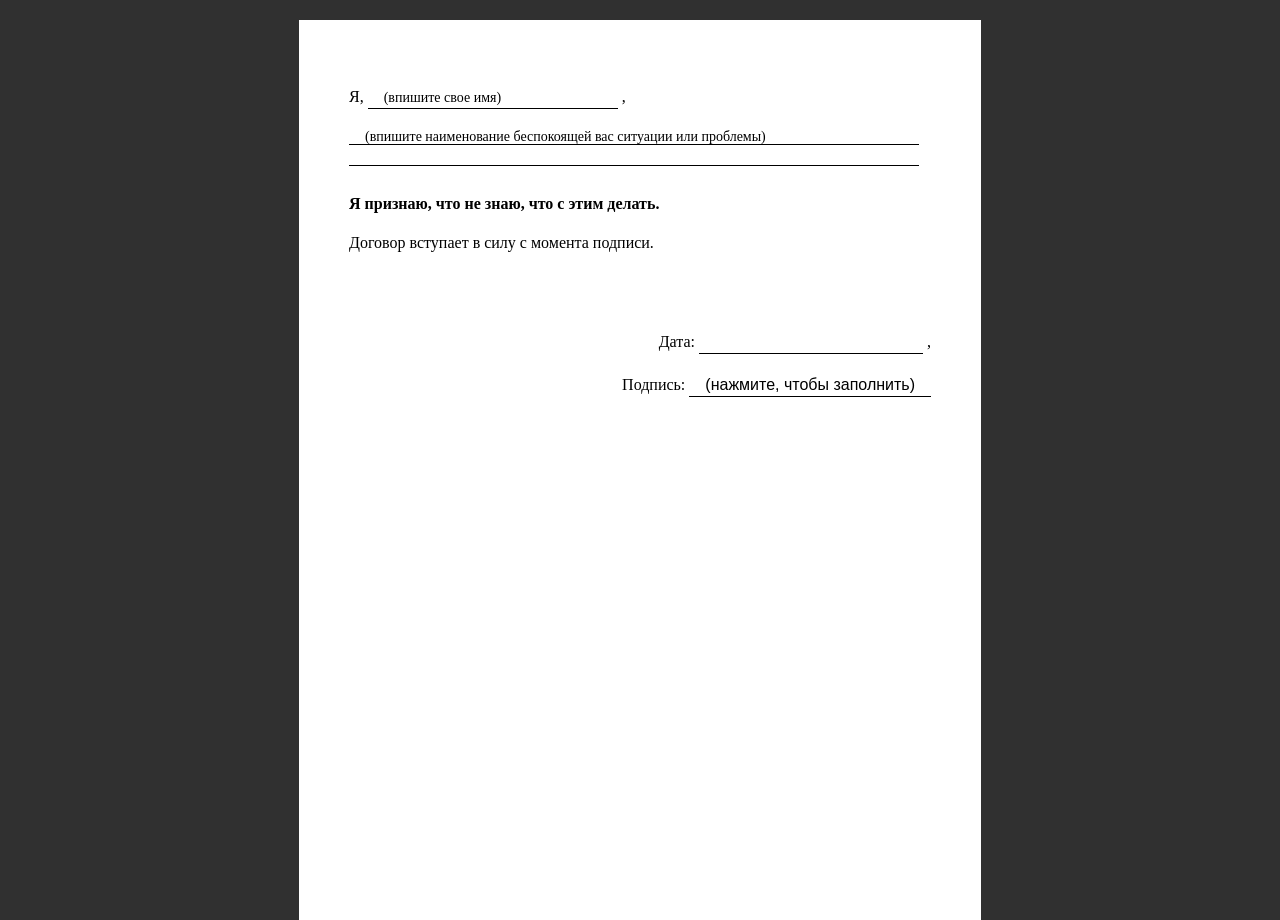
<file: pages/dogovor/dogovor.html>
<!DOCTYPE html>
<html lang="ru">

<head>
    <meta charset="UTF-8">
    <meta name="viewport" content="width=device-width, initial-scale=1.0">
    <title>Dogovor</title>
    <link rel="stylesheet" href="style.css">
</head>

<body>
    <div class="dogovor">
        <div class="dogovor__container">
            <p class="dogovor-text">Я, <input type="text" name="fio" id="fio" placeholder="(впишите свое имя)"> ,</p>
            <p class="dogovor-text">
               <textarea  type="text" name="problem" id="problem" class="problem" placeholder="(впишите наименование беспокоящей вас ситуации или проблемы)" rows="2"></textarea>
            </p>
            <p class="dogovor-text"><span class="bold">Я признаю, что не знаю, что с этим делать.</span></p>
            <p class="dogovor-text">Договор вступает в силу с момента подписи.</p>
        </div>

        

        <div class="podpis__container">
            <p class="podpis-text">Дата: <input type="text" name="date" id="date"> ,</p>
            <p class="podpis-text">Подпись: <button id="btn">(нажмите, чтобы заполнить)</button></p>
        </div>

        <div class="result__text"><span class="bold">И это ничего не значит</span></div>
    </div>
</body>
<script src="script.js"></script>

</html>
</file>
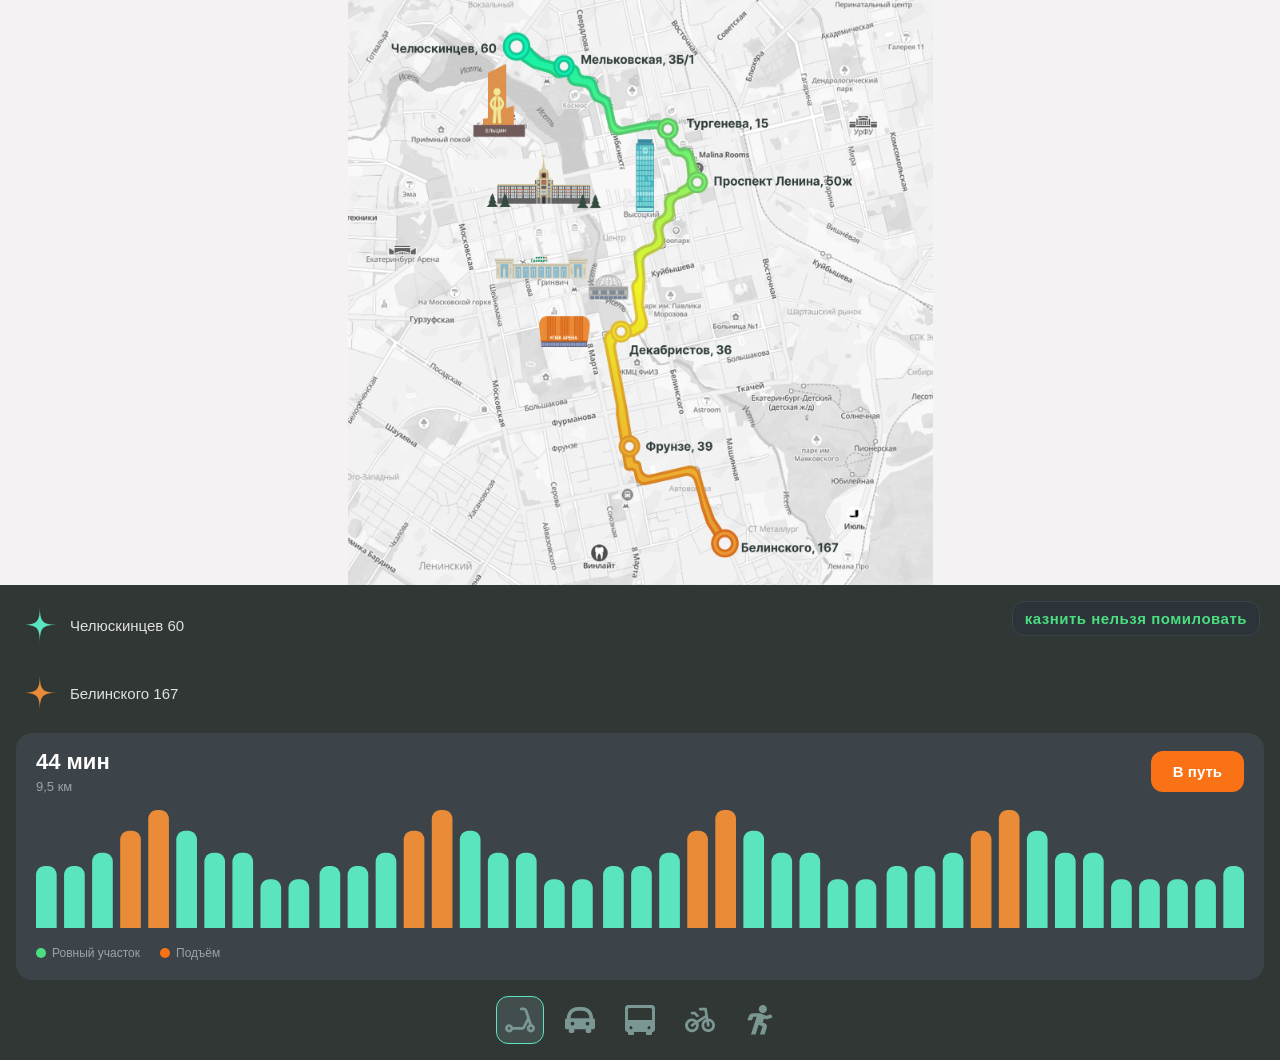
<file: pages/karta/karta.html>
<!DOCTYPE html>
<html lang="ru">
<head>
    <meta charset="UTF-8">
    <meta name="viewport" content="width=device-width, initial-scale=1.0">
    <title>Karta</title>
    <link rel="stylesheet" href="style.css">
</head>
<body>

    <div class="map-container" id="mapContainer">
        <img class="map-widget" src="img/map.png" alt="map" id="mapWidget">
        <div class="scooter-animation">
            <img src="img/katat1.png" alt="scooter">
        </div>
    </div>

    <div class="top-panel" id="routeCard">
        <div class="route-points">
            <div class="point" id="cardHeader">
                <span class="star green"></span>
                <span>Челюскинцев 60</span>
            </div>

            <div class="expanded-view" id="expandedView">
                <div class="route-list">
                    <div class="route-list-item">
                        <span class="route-list-star star green"></span>
                        <span class="route-list-text">Мельковская, 3Б/1</span>
                    </div>
                    <div class="route-list-item">
                        <span class="route-list-star star green"></span>
                        <span class="route-list-text">Тургенева, 15</span>
                    </div>
                   
                    <div class="route-list-item">
                        <span class="route-list-star star green"></span>
                        <span class="route-list-text">Проспект Ленина, 50Ж</span>
                    </div>
                    <div class="route-list-item">
                        <span class="route-list-star star green"></span>
                        <span class="route-list-text">Декабристов, 36</span>
                    </div>
                    <div class="route-list-item">
                        <span class="route-list-star star green"></span>
                        <span class="route-list-text">Фрунзе, 39</span>
                    </div>
                </div>
            </div>

            <div class="point" id="cardHeader2">
                <span class="star orange"></span>
                <span>Белинского 167</span>
            </div>
        </div>

        <div class="top-right">
            <div class="promo-badge">
                <div class="promo-text">
                    <span class="promo-title">ПРЕЗРЕНИЕ К САМОКАТАМ</span>
                </div>
            </div>
        </div>
    </div>

    <div class="route-card">
        <div class="card-header">
            <div class="card-info">
                <div class="time-row">
                    <span class="time-big">2 ч 10 мин</span>
                </div>
                <div class="distance">9,5 км</div>
            </div>
            <a href="https://2gis.ru/ekaterinburg/directions/tab/pedestrian/points/60.5933%2C56.8501%3B1267273050374834%7C60.6025%2C56.8481%3B1267273050422292%7C60.6138%2C56.8422%3B1267273050361446%7C60.6243%2C56.8379%3B1267165676605664%7C60.6109%2C56.8235%3B1267273050393794%7C60.611%2C56.8131%3B1267273050389486%7C60.629%2C56.8025%3B1267273050387167" class="start-btn">В путь</a>
        </div>

        <img class="chart" src="img/lines.svg" alt="chart">

        <div class="legend">
            <div class="legend-item">
                <span class="legend-dot green"></span>
                <span>Ровный участок</span>
            </div>
            <div class="legend-item">
                <span class="legend-dot orange"></span>
                <span>Подъём</span>
            </div>
        </div>
    </div>

    <div class="transport-nav">
        <button class="transport-btn active"><img src="img/scooter.svg" alt="scooter"></button>
        <button class="transport-btn"><img src="img/avto.svg" alt="avto"></button>
        <button class="transport-btn"><img src="img/bus.svg" alt="bus"></button>
        <button class="transport-btn"><img src="img/bicycle.svg" alt="bicycle"></button>
        <button class="transport-btn"><img src="img/onFoot.svg" alt="on-foot"></button>
    </div>

<script src="script.js"></script>
</body>
</html>
</file>
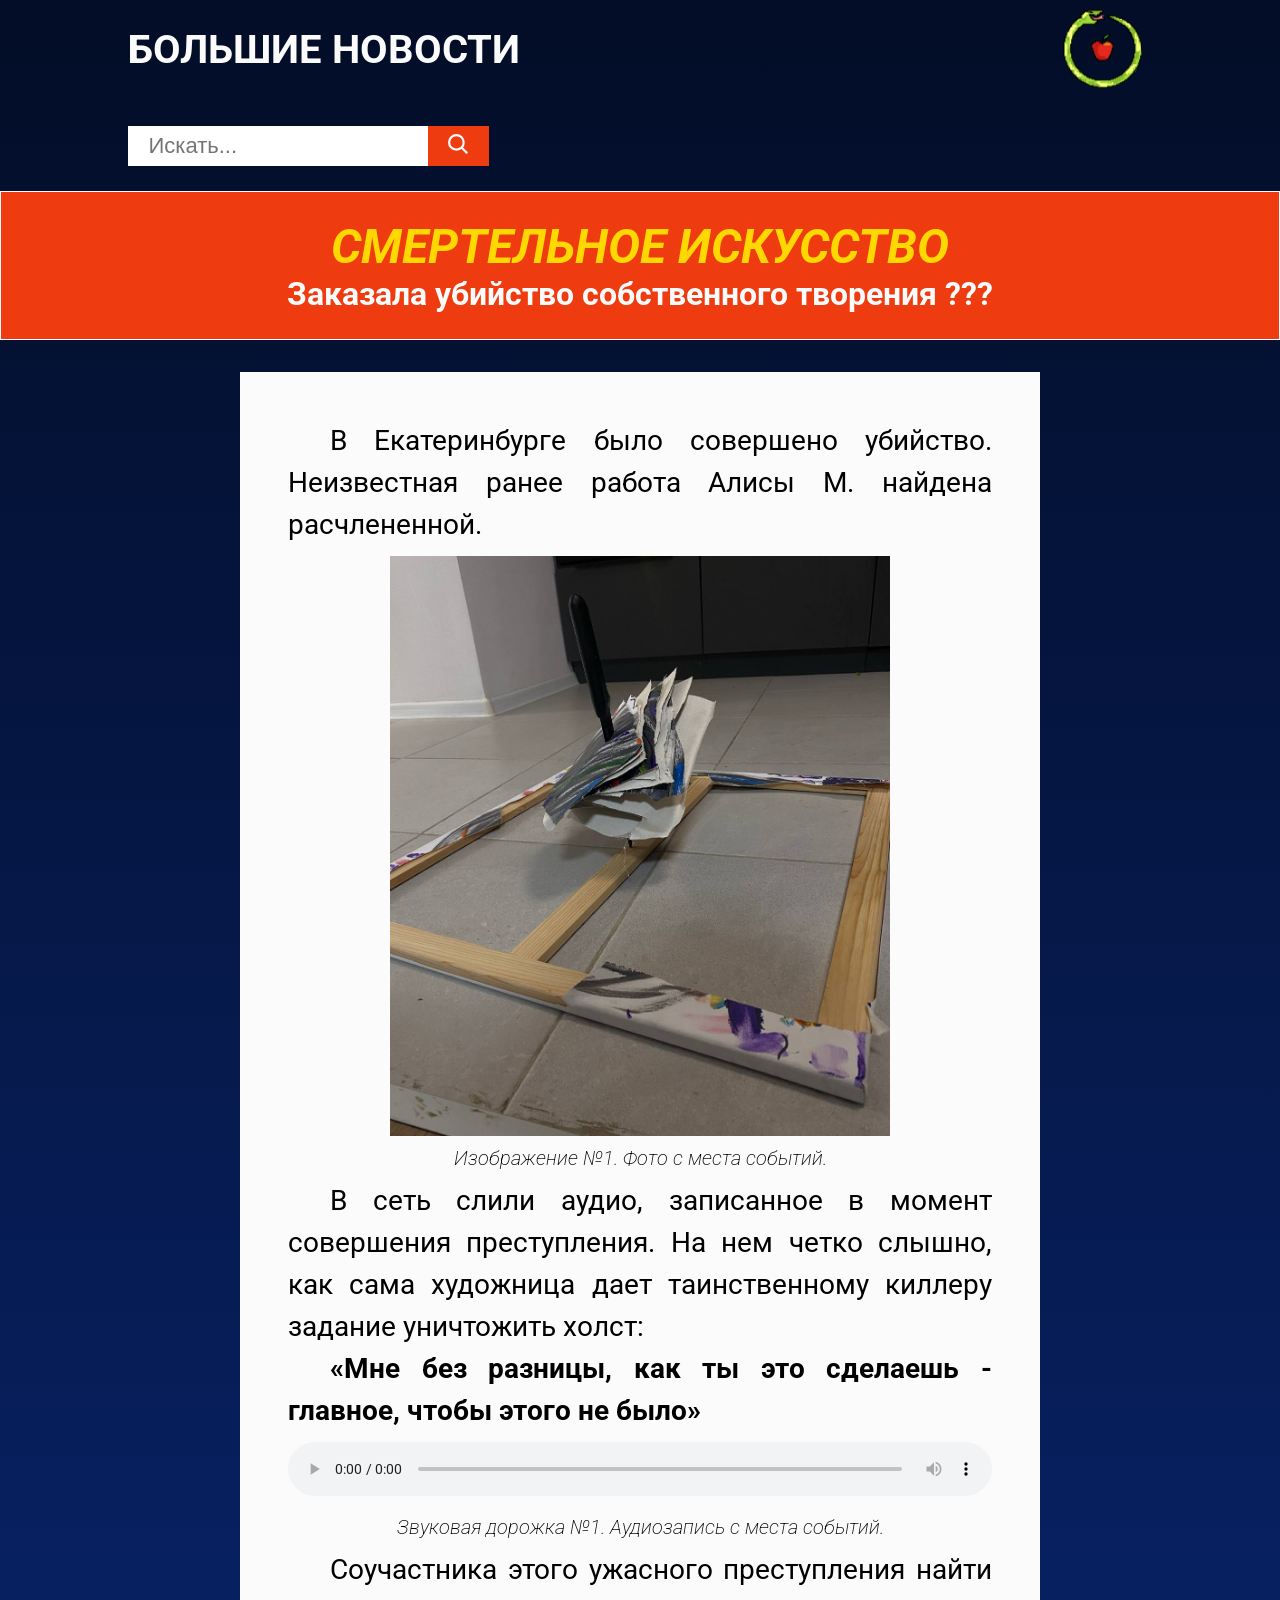
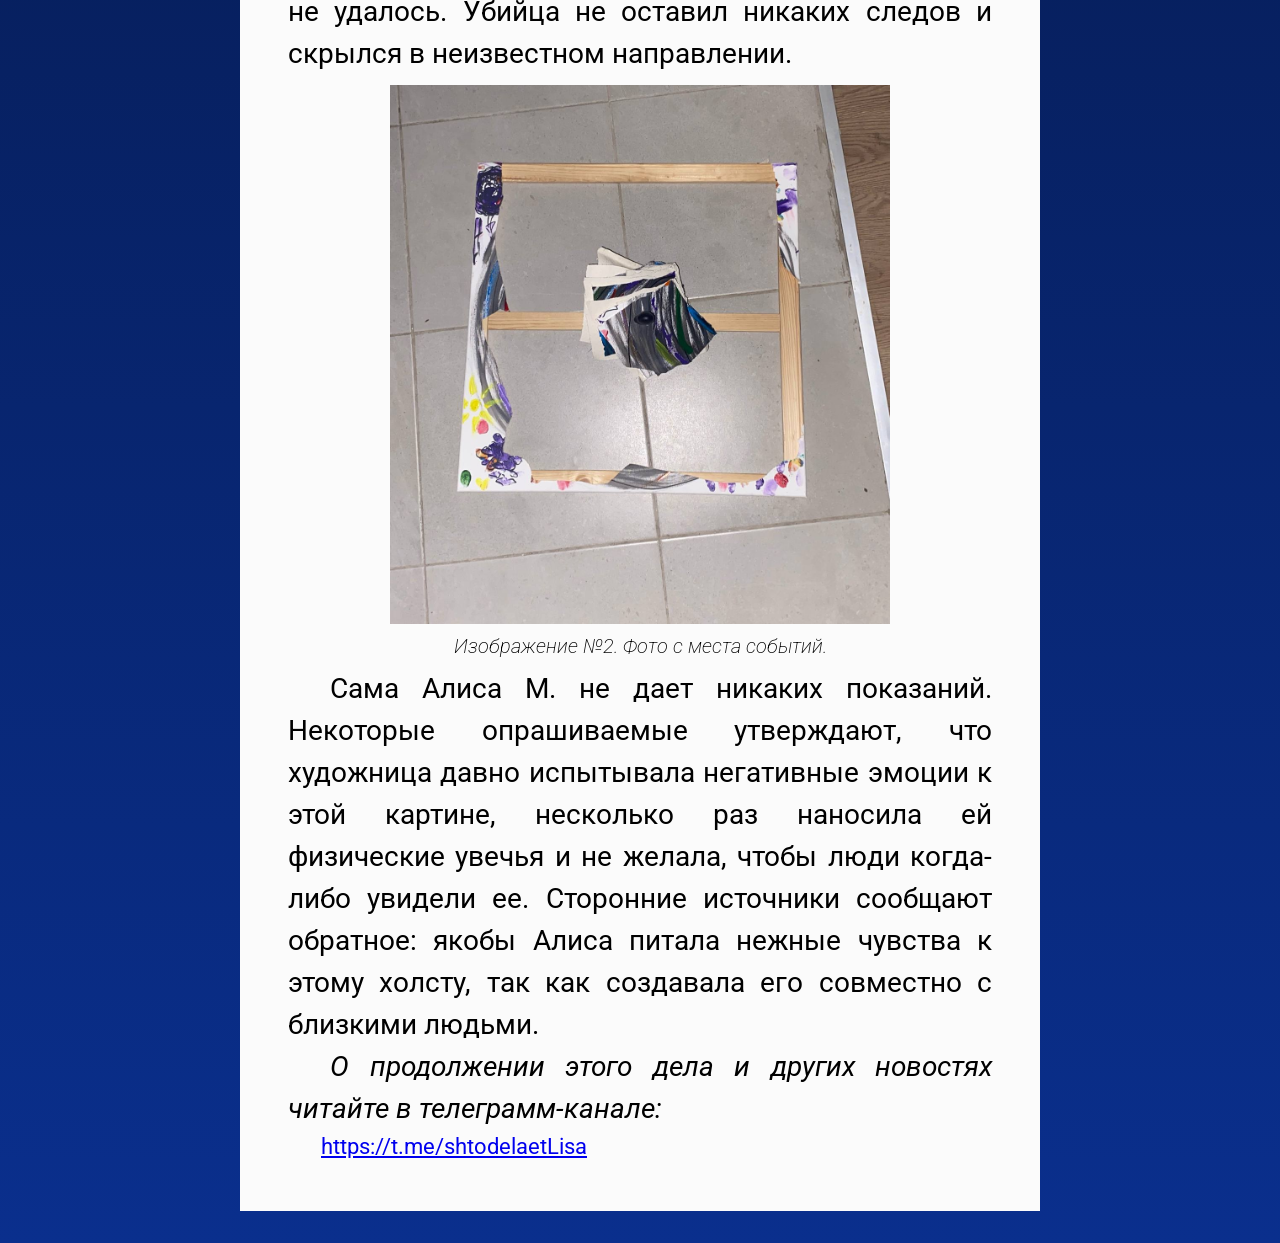
<file: pages/kriminal/kriminal.html>
<!DOCTYPE html>
<html lang="ru">
<head>
    <meta charset="UTF-8">
    <meta name="viewport" content="width=device-width, initial-scale=1.0">
    <link rel="stylesheet" href="style.css">
    <link rel="stylesheet" href="styleGlitch.css">
    <title>Kriminal</title>
</head>
<body>
    <header class="header">
        <h2 class="header__title"><span class="bold">БОЛЬШИЕ</span>  НОВОСТИ</h2>
        <img src="logo.svg" alt="logo" class="logo">
        
    </header>
    <main>
        <div class="main__search">
            <input class="search__input" type="search" name="search" id="search" placeholder="Искать...">
            <button class="search__btn"><img src="search.svg" alt="search"></button>
        </div>
        <div class="main__bunner">
            <h1 class="main__bunner__title cursive">СМЕРТЕЛЬНОЕ ИСКУССТВО</h1>
            <p class="main__bunner__text bold">Заказала убийство собственного творения ??? </p>
        </div>
        <div class="content1">
            <p class="text">  В Екатеринбурге было совершено убийство. Неизвестная ранее работа Алисы М. найдена расчлененной.</p>
            <img src="img1.jpg" class="kartina">
            <p class="img-text">Изображение №1. Фото с места событий.</p>
            <p class="text">  В сеть слили аудио, записанное в момент совершения преступления. На нем четко слышно, как сама художница дает таинственному киллеру задание уничтожить холст:
            </p>
            <p class="text bold">  «Мне без разницы, как ты это сделаешь - главное, чтобы этого не было»</p>
            <audio controls src="voice.m4a" style="width:100%; margin-top: 10px;"></audio>
            <p class="img-text">Звуковая дорожка №1. Аудиозапись с места событий.</p>
            <p class="text">  Соучастника этого ужасного преступления найти не удалось. Убийца не оставил никаких следов и скрылся в неизвестном направлении.</p>
            <img src="img2.jpg" class="kartina">
            <p class="img-text">Изображение №2. Фото с места событий.</p>
            <p class="text">  Сама Алиса М. не дает никаких показаний. Некоторые опрашиваемые утверждают, что художница давно испытывала негативные эмоции к этой картине, несколько раз наносила ей физические увечья и не желала, чтобы люди когда-либо увидели ее. Сторонние источники сообщают обратное: якобы Алиса питала нежные чувства к этому холсту, так как создавала его совместно с близкими людьми. </p>
            <p class="text cursive">  О продолжении этого дела и других новостях читайте в телеграмм-канале:</p>
            <a class="text" href="https://t.me/shtodelaetLisa">https://t.me/shtodelaetLisa</a>
        </div>
    </main>
    <div class="modal">
        <div class="modal-top">
            <h3 class="modal__title">ERROR</h3>
        </div>
        <div class="modal__content">
            <p class="modal__content-text">Че ты ищешь, поиск бутафорский</p>
            <button class="modal__content-btn">OK</button>
        </div>
    </div>
    
</div>
</body>
<script src="modalScript.js"></script>
</html>
</file>
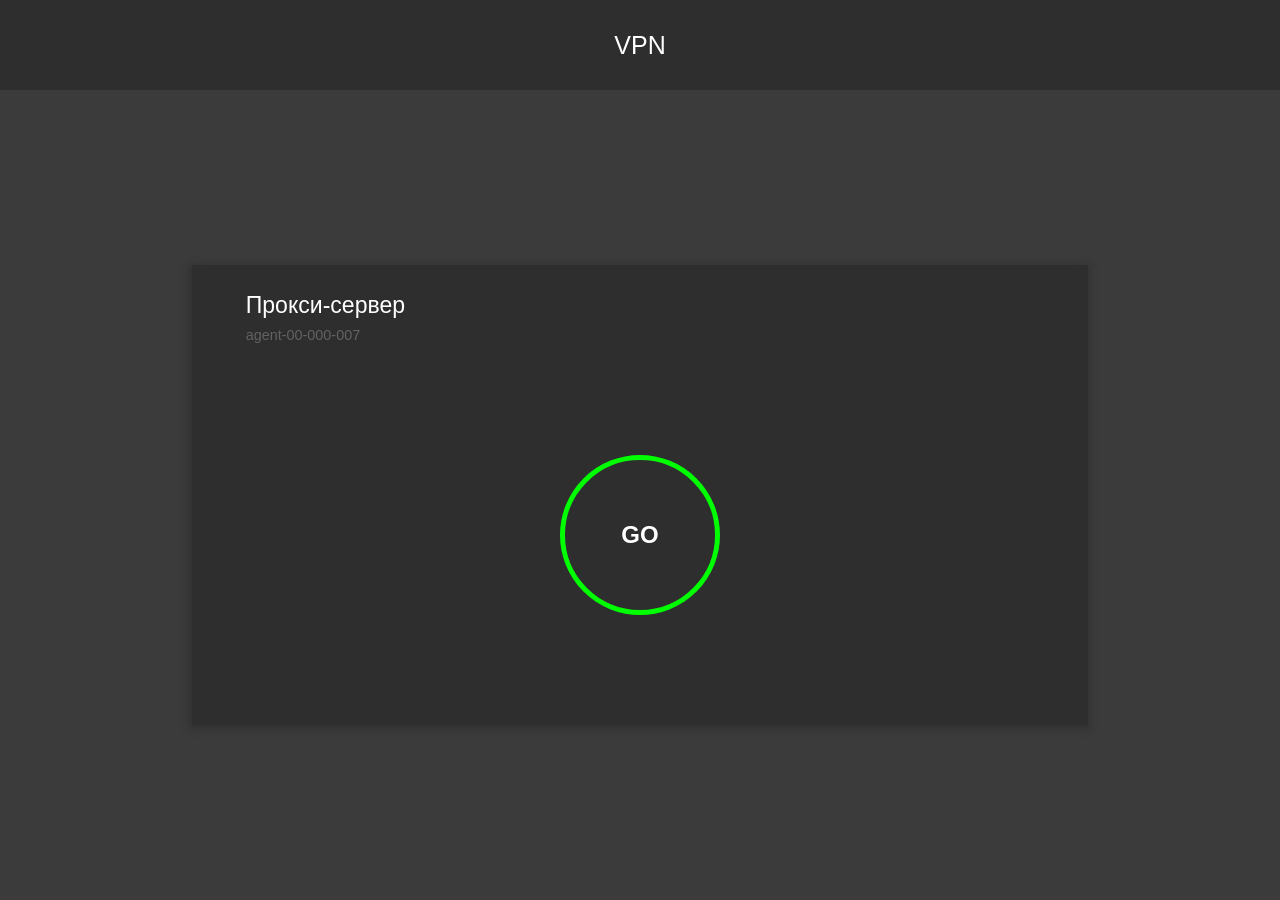
<file: pages/kvn/kvn.html>
<!DOCTYPE html>
<html lang="ru">

<head>
    <meta charset="UTF-8">
    <meta name="viewport" content="width=device-width, initial-scale=1.0">
    <link rel="stylesheet" href="KVNstyle.css">
    <title>Kvn</title>
</head>

<body>
    <header class="header">
        <p class="header_text">VPN</p>
    </header>

    <main>
        <div class="vpn_card">
            <div class="card__text">
                <p>Прокси-сервер</p>
                <p><span class="light">agent-00-000-007</span></p>
            </div>
            
            <div class="btn_conteiner">
            <div class="circle" id="circle">
                <button class="go-button" id="goBtn">GO</button>
            </div></div>
    </main>
    <script src="loadingKVN.js"></script>
</body>

</html>
</file>
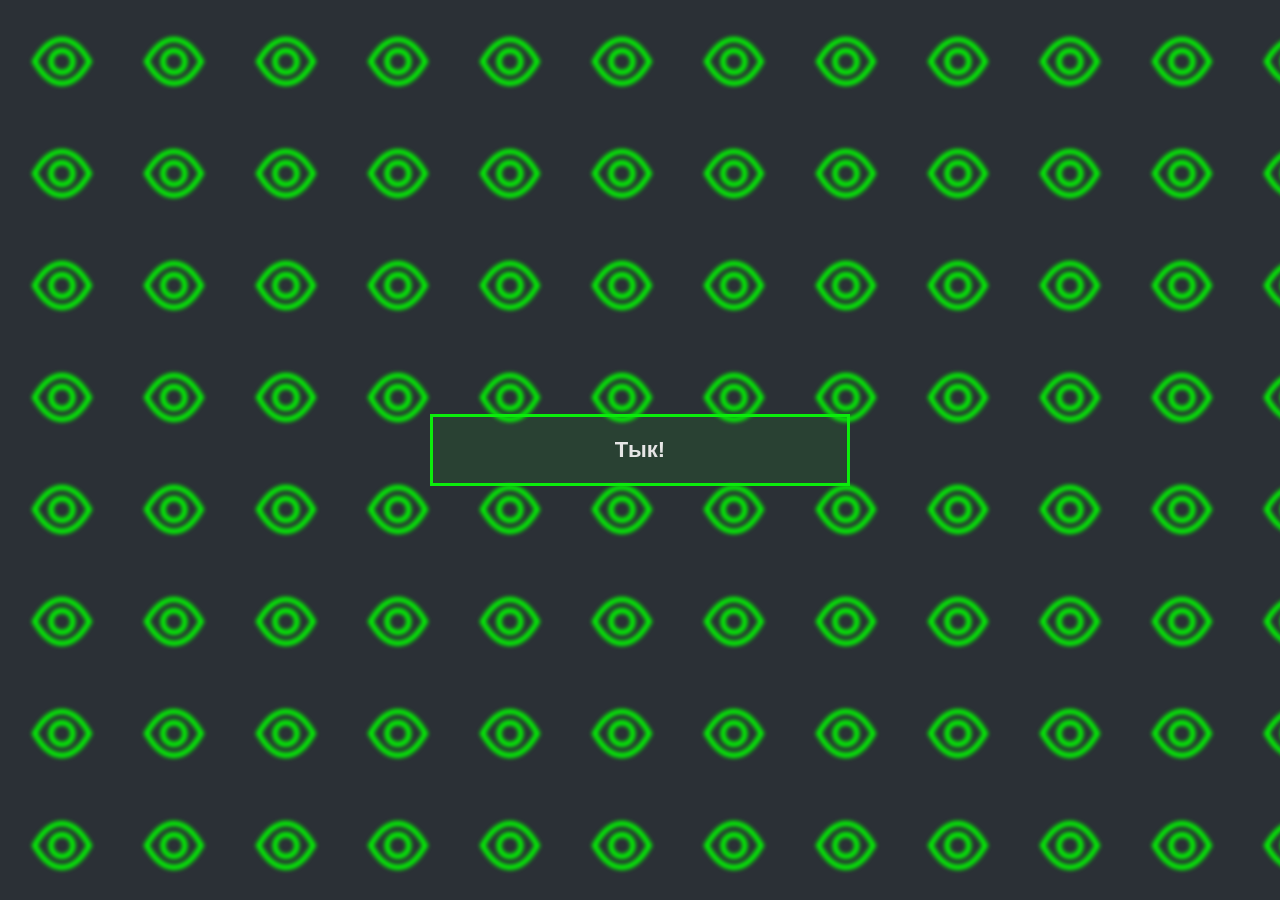
<file: pages/kvn/second.html>
<!DOCTYPE html>
<html lang="ru">
<head>
    <meta charset="UTF-8">
    <meta name="viewport" content="width=device-width, initial-scale=1.0">
    <title>VPN</title>
    <link rel="preconnect" href="https://fonts.googleapis.com">
    <link rel="preconnect" href="https://fonts.gstatic.com" crossorigin>
    <link href="https://fonts.googleapis.com/css2?family=Press+Start+2P&display=swap" rel="stylesheet">
    <link rel="stylesheet" href="secondStyle.css">
</head>
<body>
    <div class="pattern" id="pattern"></div>

    <button class="tyk-btn" id="tykBtn">Тык!</button>

    <div class="content" id="content">
        <h1 class="content-title">VPN</h1>
        <img class="content-image" id="contentImage" src="angel.svg" alt="logo">
        <p class="content-text">Мне запретили об этом говорить</p>
        <a class="leave-btn" href="./../../index.html">Уходи</a>
    </div>

    <script>
        const pattern = document.getElementById('pattern');
        const btn     = document.getElementById('tykBtn');
        const content = document.getElementById('content');
        const image   = document.getElementById('contentImage');

   /* ---- настройки паттерна ---- */
const DESKTOP_TILE = 100; // размер плитки на десктопе
const MOBILE_COLS  = 4;   // сколько картинок в ширину на мобилке
const MOBILE_W     = 600; // ширина, ниже которой считаем мобилкой
const GAP          = 12;  // отступ между плитками
/* ----------------------------- */

function buildPattern() {
    const w = window.innerWidth;
    const h = window.innerHeight;

    let cols, tile;
    if (w <= MOBILE_W) {
        // мобилка: ровно 4 картинки в ширину, размер считаем сам
        cols = MOBILE_COLS;
        tile = (w - GAP * (cols + 1)) / cols;
    } else {
        // десктоп: как раньше
        tile = DESKTOP_TILE;
        cols = Math.max(1, Math.ceil((w - GAP) / (tile + GAP)));
    }
    const rows = Math.max(1, Math.ceil((h - GAP) / (tile + GAP)));

    pattern.style.gap = GAP + 'px';
    pattern.style.padding = GAP + 'px';
    pattern.style.gridTemplateColumns = `repeat(${cols}, ${tile}px)`;
    pattern.style.gridTemplateRows    = `repeat(${rows}, ${tile}px)`;

    pattern.innerHTML = '';
    for (let i = 0; i < cols * rows; i++) {
        const cell = document.createElement('div');
        cell.className = 'pattern-cell';
        pattern.appendChild(cell);
    }
}
buildPattern();
window.addEventListener('resize', buildPattern);
        /* ---- клик по "Тык!" ---- */
        btn.addEventListener('click', () => {
            pattern.classList.add('hidden');
            btn.classList.add('hidden');

            const show = () => {
                const nw = image.naturalWidth;
                const nh = image.naturalHeight;
                
                content.classList.add('visible');
            };

            if (image.complete && image.naturalWidth) show();
            else image.onload = show;
        });
    </script>
</body>
</html>
</file>
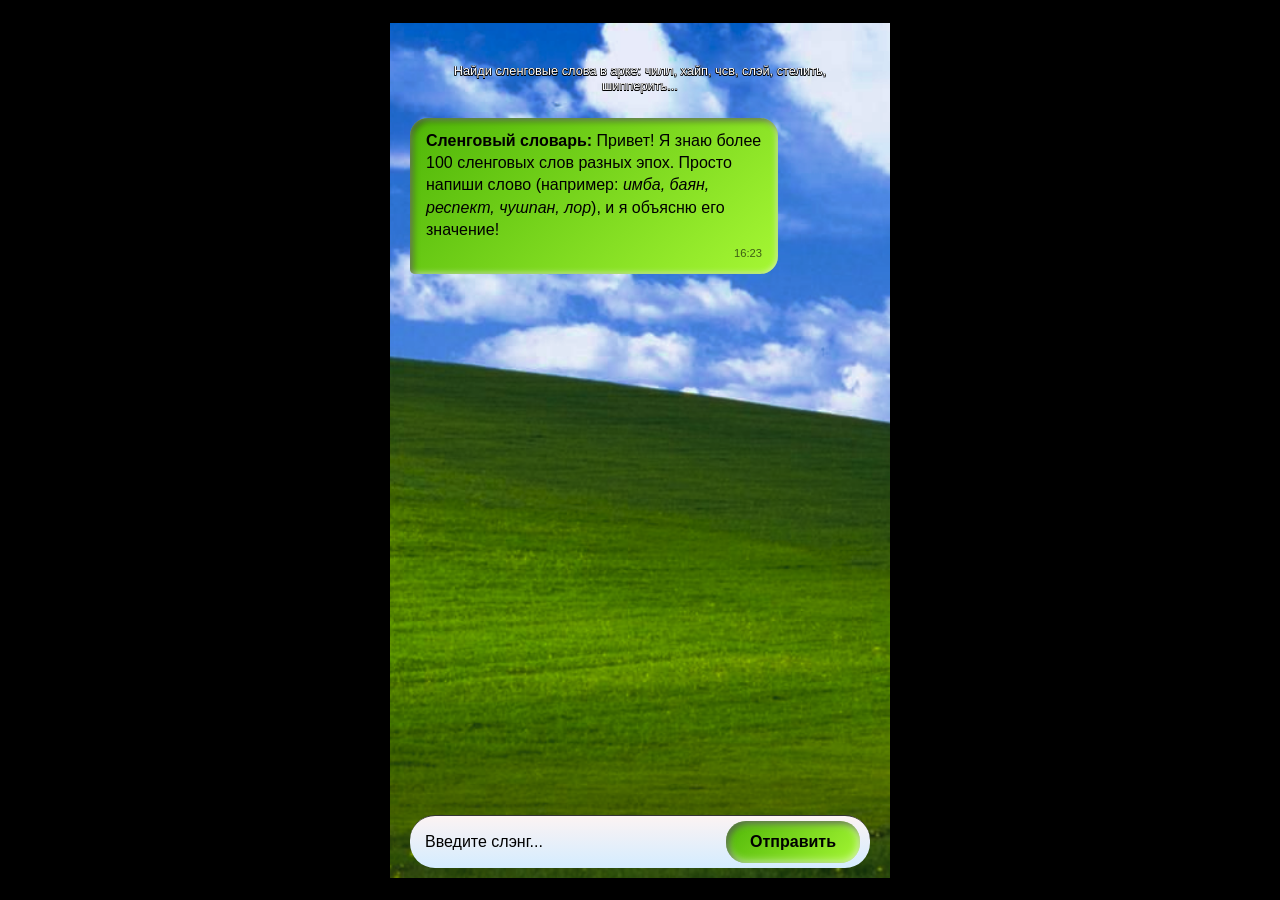
<file: pages/slovar/slovar.html>
<!DOCTYPE html>
<html lang="ru">
<head>
    <meta charset="UTF-8">
    <meta name="viewport" content="width=device-width, initial-scale=1.0">
    <title>slovar</title>
    <link rel="stylesheet" href="https://cdnjs.cloudflare.com/ajax/libs/font-awesome/6.4.0/css/all.min.css">
    <link rel="stylesheet" href="style.css">

</head>
<body>
    <div class="chat-container">
        
        <div class="chat-messages" id="chatMessages">
         
            
            <div class="hint">
                Найди сленговые слова в арке: чилл, хайп, чсв, слэй, стелить, шипперить...
            </div>
        </div>
        
        <div class="input-area">
            <input type="text" id="userInput" placeholder="Введите слэнг...">
            <button id="sendButton">
                Отправить
            </button>
        </div>
    </div>
    
 <script src="script.js"></script>
   
</body>
</html>
</file>
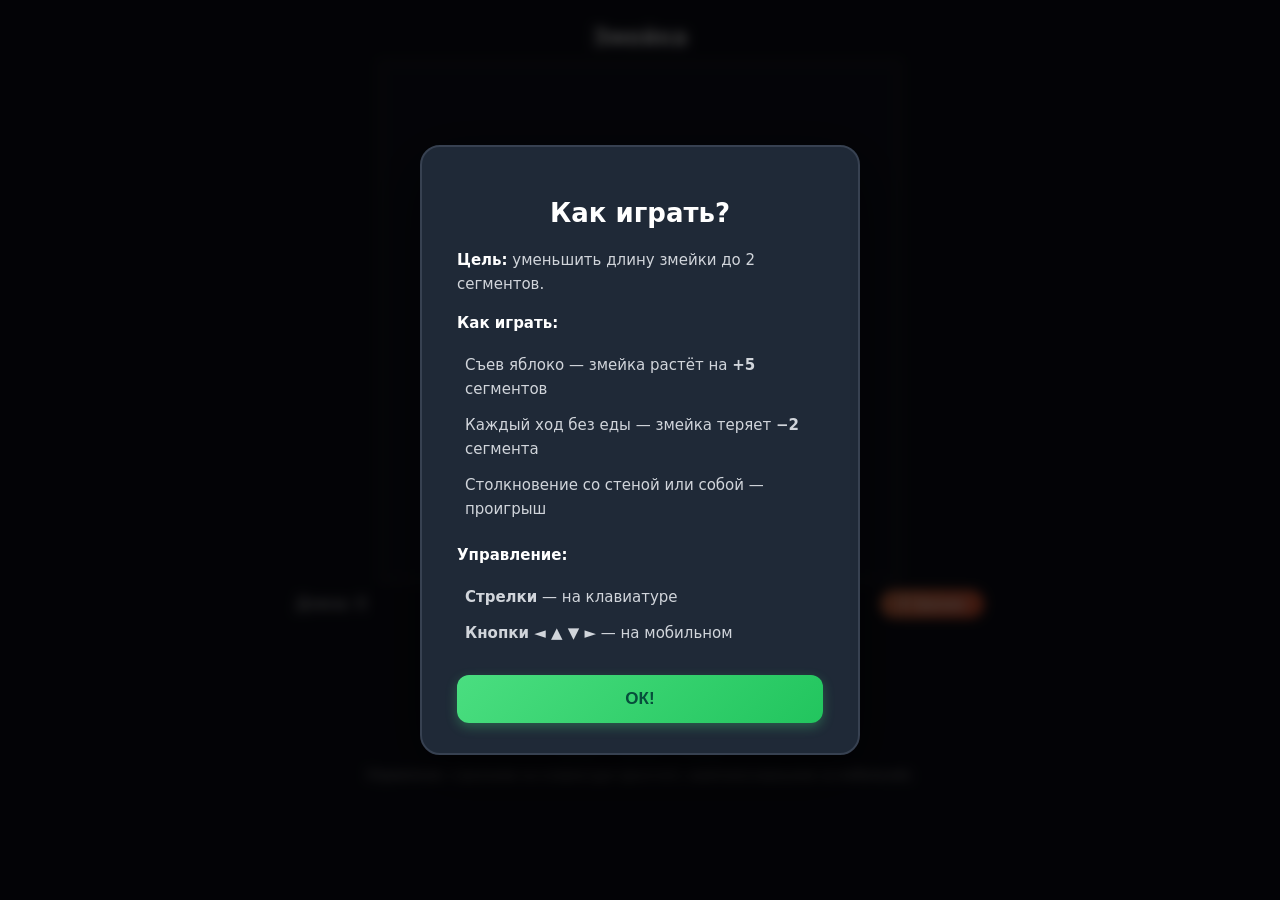
<file: pages/zmeika/zmeika.html>
<!DOCTYPE html>
<html lang="ru">

<head>
  <meta charset="UTF-8" />
  <meta name="viewport" content="width=device-width, initial-scale=1.0" />
  <link rel="stylesheet" href="style.css">
  <title>Zmeika</title>
</head>

<body>
  <div class="container">
    <h1>Змейка</h1>

    <div id="game" class="game">
      <!-- поле будет рисоваться программно -->
    </div>

    <div class="hud">
      <div class="score">Длина: <span id="length">0</span></div>
      <div class="status" id="status">Играйте!</div>
      <button id="restartButton" class="restart-btn" aria-label="Перезапустить игру">⟳ Заново</button>
    </div>

    <!-- Геймпад (управление на мобильных) -->
    <div class="pad" aria-label="Управление игрой">
      <div class="pad-row">
        <button class="btn" data-dir="up" aria-label="Вверх">▲</button>
      </div>
      <div class="pad-row">
        <button class="btn" data-dir="left" aria-label="Влево">◄</button>
        <button class="btn" data-dir="down" aria-label="Вниз">▼</button>
        <button class="btn" data-dir="right" aria-label="Вправо">►</button>
      </div>
    </div>

    <!-- Подсказка: версия для мобильной/десктопной вальдальности клавиатуры -->
    <div class="hint">Управление: стрелками на клавиатуре (десктоп), свайпом/клавишами на мобильном.</div>
  </div>
  <!-- Модальное окно с инструкцией -->
<div class="modal-overlay" id="modalOverlay">
  <div class="modal">
    <h2 class="modal-title">Как играть?</h2>
    <div class="modal-body">
      <p><strong>Цель:</strong> уменьшить длину змейки до 2 сегментов.</p>
      
      <p><strong>Как играть:</strong></p>
      <ul>
        <li>Съев яблоко — змейка растёт на <b>+5</b> сегментов</li>
        <li>Каждый ход без еды — змейка теряет <b>−2</b> сегмента</li>
        <li>Столкновение со стеной или собой — проигрыш</li>
      </ul>
      
      <p><strong>Управление:</strong></p>
      <ul>
        <li><b>Стрелки</b> — на клавиатуре</li>
        <li><b>Кнопки ◄ ▲ ▼ ►</b> — на мобильном</li>
      </ul>
      
    </div>
    <button class="modal-btn" id="modalOkBtn">ОК!</button>
  </div>
</div>

 <script src="script.js"></script>
</body>

</html>
</file>
<file: pages/dogovor/style.css>
* {
    margin: 0;
    padding: 0;
    box-sizing: border-box;
    -webkit-tap-highlight-color: transparent;
}

:root {
    --before-display: none;
    color-scheme: light only;
}

body {
    font-size: 14px;
    display: flex;
    justify-content: center;
    height: 100vh;
    background: #303030;
    padding: 20px;
    font-family: 'Times New Roman', Times, serif;
}

input::placeholder,
textarea::placeholder {
    color: black;
    font-size: 14px;
}

.dogovor {
    padding: 5%;
    width: 100%;
    max-width: 800px;
    background: #fff;
    height: 100vh;
}

.dogovor__container {
    margin-bottom: 30px;
    width: 100%;
}

.dogovor-text,
.podpis-text {
    margin-top: 15px;
    line-height: 1.5;
    font-family: 'Times New Roman', Times, serif;
}

.dogovor-text input,
.podpis-text input {
    border: none;
    border-bottom: 1px solid #000;
    padding: 2px 16px;
    box-sizing: border-box;
    max-width: 400px;
    font-size: 14px;
    background: transparent;
    font-family: 'Times New Roman', Times, serif;
}

.dogovor-text input {
    min-width: 250px;
}

.dogovor-text input:focus,
.podpis-text input:focus {
    outline: none;
}

.problem {
    width: 98%;
    max-width: 100%;
    padding: 2px 16px;
    border: none;
    outline: none;
    resize: none;
    overflow: hidden;
    appearance: none;
    background: transparent;
    background: linear-gradient(
        to bottom,
        transparent calc(100% - 1px),
        #000000 calc(100% - 1px),
        #000000 100%
    );
    background-size: 100% 1.5em;
    line-height: 1.5em;
    font-family: 'Times New Roman', Times, serif;
    font-size: 14px;
}

.bold {
    font-weight: bold;
}

.podpis__container {
    text-align: end;
    margin-top: 40px;
    padding-top: 20px;
}

button {
    position: relative;
    cursor: pointer;
    color: #000;
    font-size: 14px;
    padding: 2px 16px;
    border: none;
    border-bottom: 1px solid #000;
    display: inline-block;
    margin-top: 5px;
    background: transparent;
    transition: 0.3s;
}

button::before {
    display: var(--before-display);
    content: "";
    background-image: url(shtamp.png);
    background-repeat: no-repeat;
    background-size: contain;
    z-index: 5;
    transition: 0.3s;
    width: 7vw;
    height: 7vw;
    max-width: 200px;
    position: absolute;
    top: -35px;
    left: 0;
    right: 0;
    margin: 0 auto 10px;
    opacity: 0.7;
    rotate: 30deg;
}

.result__text {
    text-align: center;
    margin-top: 15vh;
    display: none;
}

/* ===== Модальное окно ===== */
.modal {
    display: none;
    position: fixed;
    z-index: 1000;
    left: 0;
    top: 0;
    width: 100%;
    height: 100%;
    background-color: rgba(0, 0, 0, 0.5);
    animation: fadeIn 0.3s ease;
}

.modal__content {
    position: relative;
    background-color: #fefefe;
    margin: 15% auto;
    padding: clamp(15px, 5vw, 30px);
    border: 3px solid #000000;
    width: min(90%, 400px);
    max-width: 400px;
    box-shadow: 0 4px 6px rgba(0, 0, 0, 0.1);
    animation: slideIn 0.3s ease;
}

.modal__text {
    font-size: clamp(16px, 4vw, 18px);
    margin-bottom: clamp(15px, 4vw, 25px);
    text-align: center;
    line-height: 1.4;
    font-weight: 600;
}

.modal__btn {
    display: block;
    margin: 0 auto;
    padding: clamp(8px, 2vw, 12px) clamp(20px, 5vw, 35px);
    background-color: #000000;
    color: white;
    border: none;
    border-radius: clamp(4px, 1vw, 8px);
    font-size: clamp(14px, 3.5vw, 16px);
    cursor: pointer;
    transition: background-color 0.3s ease;
}

/* ===== Hover только для мыши, на мобилке не залипает ===== */
@media (hover: hover) and (pointer: fine) {
    .modal__btn:hover {
        background-color: #272727;
    }
}

@keyframes fadeIn {
    from { opacity: 0; }
    to   { opacity: 1; }
}

@keyframes slideIn {
    from {
        transform: translateY(-30px);
        opacity: 0;
    }
    to {
        transform: translateY(0);
        opacity: 1;
    }
}

/* ===== Адаптивность ===== */
@media (max-width: 768px) {
    .signature-image {
        width: 70%;
        max-width: 150px;
        top: -5px;
    }

    button::before {
        width: 17vw;
        height: 17vw;
        max-width: 200px;
        top: -25px;
    }
}

@media (min-width: 768px) and (max-width: 1199px) {
    body {
        padding: 40px 20px;
        align-items: center;
    }

    .dogovor {
        padding: 40px;
        width: 85%;
    }

    .dogovor-text input,
    .podpis-text input {
        max-width: 400px;
    }

    button::before {
        width: 17vw;
        height: 17vw;
        max-width: 200px;
        top: -45px;
    }
}

@media (min-width: 992px) {
    .dogovor {
        width: 65%;
        padding: 50px;
    }

    body {
        font-size: 16px;
    }

    .dogovor-text input,
    .podpis-text input,
    button {
        font-size: 16px;
    }
}

@media (min-width: 1200px) {
    .dogovor {
        width: 55%;
    }

    .dogovor-text input,
    .podpis-text input {
        max-width: 500px;
    }
}

@media (max-width: 480px) {
    body {
        padding: 10px;
    }

    .dogovor {
        padding: 25px 20px;
    }

    .dogovor-text,
    .podpis-text {
        margin-top: 12px;
        font-size: 13px;
    }

    .dogovor-text input,
    .podpis-text input {
        padding: 6px 4px;
        font-size: 13px;
        max-width: 100%;
    }

    button {
        font-size: 13px;
        padding: 4px 6px;
    }

    .dogovor__container {
        margin-bottom: 20px;
    }

    .signature-image {
        width: 80%;
        max-width: 120px;
        top: -3px;
    }

    button::before {
        width: 17vw;
        height: 17vw;
        max-width: 200px;
        top: -10px;
    }
}

@media (max-width: 360px) {
    .dogovor {
        padding: 20px 15px;
    }

    .dogovor-text,
    .podpis-text {
        font-size: 12px;
    }

    .dogovor-text input,
    .podpis-text input,
    button {
        font-size: 12px;
    }
}

@media (max-height: 600px) and (orientation: landscape) {
    body {
        padding-top: 20px;
        padding-bottom: 20px;
    }

    .dogovor {
        min-height: auto;
        padding: 30px;
    }
}
</file>
<file: pages/karta/style.css>
* {
    margin: 0;
    padding: 0;
    box-sizing: border-box;
    -webkit-tap-highlight-color: transparent;
}

:root {
    --green: #5AE5BE;
    --grey: #7B9794;
    --orange: #EA8B37;
    --white: #F4F2F2;
    color-scheme: light only;
}

body {
    font-family: -apple-system, BlinkMacSystemFont, 'Segoe UI', Roboto, sans-serif;
    background: #303734;
    color: #fff;
    min-height: 100vh;
    display: flex;
    flex-direction: column;
}

.map-container {
    background-color: var(--white);
    width: 100%;
    height: 65vh;
    overflow: hidden;
    position: relative;
    cursor: grab;
    touch-action: none;
    display: flex;
    align-items: center;
    justify-content: center;
}

.map-container.grabbing { cursor: grabbing; }

.map-widget {
    height: 100%;
    aspect-ratio: 1/1;
    transform-origin: center center;
    transition: transform 0.1s ease-out;
    user-select: none;
    -webkit-user-drag: none;
    pointer-events: none;
}

.top-panel {
    display: flex;
    justify-content: space-between;
    align-items: flex-start;
    padding: 16px 20px;
    background: #303734;
    transition: all 0.3s ease;
}

.route-points {
    display: flex;
    flex-direction: column;
    gap: 10px;
}

.point {
    display: flex;
    align-items: center;
    gap: 10px;
    font-size: 15px;
    color: #e0e0e0;
    cursor: pointer;
    user-select: none;
    padding: 4px 0;
    transition: color 0.2s;
}

.star {
    width: 40px;
    height: 40px;
    display: inline-block;
    -webkit-mask-image: url('img/star.svg');
    mask-image: url('img/star.svg');
    -webkit-mask-size: contain;
    mask-size: contain;
    -webkit-mask-repeat: no-repeat;
    mask-repeat: no-repeat;
}

.star.green  { background-color: var(--green); }
.star.orange { background-color: var(--orange); }

.top-right {
    display: flex;
    align-items: center;
    gap: 14px;
}

.promo-badge {
    text-align: center;
    display: flex;
    align-items: center;
    gap: 10px;
    background: #2d3439;
    border: 1px solid #3d4449;
    border-radius: 12px;
    padding: 8px 12px;
    transition: opacity 0.3s ease, transform 0.3s ease;
}

.promo-badge.hidden {
    opacity: 0;
    transform: translateY(-10px);
    pointer-events: none;
}

.promo-text {
    display: flex;
    flex-direction: column;
    gap: 2px;
}

.promo-title {
    font-size: 15px;
    font-weight: 700;
    color: #4ade80;
    letter-spacing: 0.5px;
    text-align: center;
}

.top-icons {
    display: flex;
    gap: 8px;
}

.icon-btn {
    border-radius: 3px;
    border: 1px solid #3d4449;
    background: #2d3439;
    cursor: pointer;
    display: flex;
    align-items: center;
    justify-content: center;
    padding: 7px;
    transition: background 0.2s;
}

.icon-btn > img {
    width: 20px;
    height: 20px;
}

.expanded-view {
    max-height: 0;
    opacity: 0;
    overflow: hidden;
    transition: max-height 0.4s ease, opacity 0.3s ease;
}

.top-panel.expanded .expanded-view {
    max-height: 500px;
    opacity: 1;
}

.route-list {
    display: flex;
    flex-direction: column;
    gap: 12px;
    padding: 8px 0;
}

.route-list-item {
    display: flex;
    align-items: center;
    gap: 12px;
    font-size: 14px;
    color: #e0e0e0;
    margin-left: 20px;
}

.route-list-star {
    width: 20px;
    height: 20px;
    color: var(--grey);
}

.route-list-text { flex: 1; }

.route-card {
    margin: 0 16px;
    background: #3d4449;
    border-radius: 16px;
    padding: 16px 20px 20px;
}

.card-header {
    display: flex;
    justify-content: space-between;
    align-items: center;
    margin-bottom: 16px;
}

.time-row {
    display: flex;
    align-items: baseline;
    gap: 8px;
}

.time-big {
    font-size: 22px;
    font-weight: 700;
    color: #fff;
}

.time-arrow {
    font-size: 18px;
    color: #888;
}

.distance {
    font-size: 13px;
    color: #9aa3ab;
    margin-top: 4px;
}

.start-btn {
    background: #f97316;
    color: #fff;
    border: none;
    border-radius: 12px;
    padding: 12px 22px;
    font-size: 15px;
    font-weight: 600;
    cursor: pointer;
    transition: background 0.2s;
    text-decoration: none;
}

.chart {
    width: 100%;
    margin-bottom: 14px;
}

.legend {
    display: flex;
    gap: 20px;
    font-size: 12px;
    color: #9aa3ab;
}

.legend-item {
    display: flex;
    align-items: center;
    gap: 6px;
}

.legend-dot {
    width: 10px;
    height: 10px;
    border-radius: 50%;
    display: inline-block;
}

.legend-dot.green  { background: #4ade80; }
.legend-dot.orange { background: #f97316; }

.transport-nav {
    display: flex;
    justify-content: center;
    gap: 12px;
    padding: 16px;
    margin-top: auto;
    background-color: #303734;
}

.transport-btn {
    width: 48px;
    height: 48px;
    border-radius: 12px;
    border: none;
    font-size: 22px;
    cursor: pointer;
    display: flex;
    align-items: center;
    justify-content: center;
    background: #303734;
    transition: all 0.2s;
}

.transport-btn > img {
    width: 30px;
    height: 30px;
}

.transport-btn.active {
    background: #414E4D;
    border: 1px solid var(--green);
}

@media (max-width: 480px) {
    .top-right {
        flex-direction: column;
        align-items: flex-end;
    }

    .top-icons { order: 1; }

    .promo-badge {
        order: 2;
        margin-top: 10px;
        width: 90%;
        justify-content: center;
    }

    .promo-title {
        font-size: 10px;
        font-weight: 600;
    }

    .time-big { font-size: 18px; }

    .start-btn {
        padding: 10px 16px;
        font-size: 14px;
    }

    .map-container {
        width: 100%;
        aspect-ratio: 1/1;
        height: auto;
    }
}

.scooter-animation {
    position: absolute;
    bottom: -13px;
    left: -120px;
    width: 120px;
    height: auto;
    z-index: 10;
    animation: moveScooter 12s linear infinite;
    pointer-events: none;
}

.scooter-animation img {
    width: 100%;
    height: auto;
    display: block;
    filter: drop-shadow(0 4px 8px rgba(0,0,0,0.3));
}

@keyframes moveScooter {
    0%   { left: -120px;              transform: scaleX(1); }
    45%  { left: calc(100% + 20px);   transform: scaleX(1); }
    50%  { left: calc(100% + 20px);   transform: scaleX(-1); }
    95%  { left: -120px;              transform: scaleX(-1); }
    100% { left: -120px;              transform: scaleX(1); }
}

.map-container.zoomed .scooter-animation {
    display: none;
}

/* Hover только там, где есть мышь */
@media (hover: hover) {
    .point:hover        { color: var(--green); }
    .icon-btn:hover     { background: #3d4449; }
    .start-btn:hover    { background: #ea6a10; }
    .transport-btn:hover { background: #414E4D; }
}

/* Отклик на нажатие на тач-устройствах */
.point:active         { color: var(--green); }
.icon-btn:active      { background: #3d4449; }
.start-btn:active     { background: #ea6a10; }
.transport-btn:active { background: #414E4D; }
</file>
<file: pages/kriminal/style.css>
@import url('https://fonts.googleapis.com/css2?family=Inter:ital,opsz,wght@0,14..32,100..900;1,14..32,100..900&family=Roboto:ital,wght@0,100..900;1,100..900&display=swap');

:root {
    /* Базовые переменные */
    --container-padding: clamp(1rem, 5vw, 3rem);
    --header-gap: clamp(1rem, 3vw, 5rem);
    
    /* Размеры текста */
    --text-xs: clamp(0.75rem, 2vw, 1rem);
    --text-sm: clamp(0.875rem, 2.5vw, 1.25rem);
    --text-base: clamp(1rem, 3vw, 1.375rem);
    --text-lg: clamp(1.25rem, 3.5vw, 1.75rem);
    --text-xl: clamp(1.5rem, 4vw, 2rem);
    --text-2xl: clamp(1.75rem, 5vw, 2.5rem);
    --text-3xl: clamp(2rem, 6vw, 3rem);
    
    /* Цвета */
    --color-bg-start: #030D27;
    --color-bg-end: #0A2F8D;
    --color-accent: #EE3C10;
    --color-yellow: #FED800;
    --color-white: #FBFBFB;
    --color-black: #000;

    color-scheme: light only;
}

* {
    border: none;
    margin: 0;
    padding: 0;
    outline: 0;
    box-sizing: border-box;
    -webkit-tap-highlight-color: transparent;
}

body {
    background: linear-gradient(var(--color-bg-start), var(--color-bg-end));
    font-family: "Roboto", sans-serif;
    min-height: 100vh;
    overflow-x: hidden;
    width: 100%;
}

/* Хедер как в оригинале */
.header {
    width: 100%;
    height: 100px;
    padding: 3% 10%;
    display: flex;
    align-items: center;
    justify-content: space-between;
    gap: 10%;
}

.header__title {
    color: var(--color-white);
    font-size: var(--text-2xl);
    line-height: 1.2;
    white-space: nowrap;
}

.header__text {
    color: var(--color-white);
    font-size: var(--text-lg);
    white-space: nowrap;
}

.logo {
    width: clamp(60px, 15vw, 100px);
    height: clamp(60px, 15vw, 100px);
    object-fit: contain;
}

/* Основной контент */
main {
    width: 100%;
    display: flex;
    flex-direction: column;
    align-items: center;
    justify-content: center;
}

/* Поиск как в оригинале */
.main__search {
    display: flex;
    flex-direction: row;
    align-items: start;
    width: 100%;
    padding: 2% 10%;
}

.search__input {
    padding: 0 2%;
    height: 40px;
    flex: 1;
    max-width: 300px;
    font-size: var(--text-base);
}

.search__btn {
    height: 40px;
    padding: 0 2%;
    background-color: var(--color-accent);
    cursor: pointer;
}

.search__btn img {
    width: 20px;
    height: auto;
}

/* Баннер */
.main__bunner {
    width: 100%;
    text-align: center;
    background-color: var(--color-accent);
    border: 1px solid var(--color-white);
    padding: 2% 0;
}

.main__bunner__title {
    color: var(--color-yellow);
    font-size: var(--text-3xl);
    line-height: 1.2;
}

.main__bunner__text {
    font-size: var(--text-xl);
    color: var(--color-white);
}

/* Контентная область */
.content1 {
    max-width: min(90%, 800px);
    padding: 3rem 3rem;
    margin: 2rem;
    background: var(--color-white);
}

.text {
    font-size: var(--text-lg);
    text-indent: 1.5em;
    line-height: 1.5;
    text-align: justify; 
}

.cursive {
    font-style: italic;
}

.bold {
    font-weight: bold;
}

/* Изображения */
.kartina {
    width: min(80%, 500px);
    margin: 10px auto;
    display: block;
}

.img-text {
    text-align: center;
    font-size: var(--text-sm);
    font-style: italic;
    font-weight: 200;
    margin: 5px 0 10px;
}

/* Аудио */
audio {
    width: 100%;
    margin: 10px 0;
}

/* Ссылки */
a.text {
    display: inline-block;
    word-break: break-all;
    font-size: var(--text-base);
}

/* Модальное окно */
.modal {
    display: none;
    width: min(90%, 600px);
    background-color: var(--color-bg-end);
    position: fixed;
    z-index: 1000;
    left: 50%;
    top: 50%;
    transform: translate(-50%, -50%);
    padding: 3%;
}

.modal__title {
    font-size: var(--text-2xl);
    font-weight: 700;
    color: var(--color-white);
}

.modal__content {
    background-color: var(--color-white);
    padding: 3%;
    display: flex;
    flex-direction: column;
    align-items: center;
    margin-top: 4%;
    gap: 15px;
}

.modal__content-text {
    font-size: var(--text-xl);
    text-align: center;
}

.modal__content-btn {
    width: min(200px, 80%);
    border: 3px solid var(--color-black);
    padding: 20px auto;
    font-size: var(--text-lg);
    font-weight: 600;
    background: var(--color-white);
    cursor: pointer;
}

/* Медиа-запросы только для мобилок */
@media (max-width: 768px) {
    .header {
        height: auto;
        
        gap: 1rem;
        padding: 1rem 2%;
    }
    
    .header__title {
        font-size: var(--text-xl);
        white-space: normal;
        text-align: center;
    }
    
    .header__text {
        font-size: var(--text-base);
    }
    
    .main__search {
        padding: 1rem 5%;
    }
    
    .search__input {
        max-width: none;
        height: 35px;
    }
    
    .search__btn {
        height: 35px;
    }
    
    .main__bunner__title {
        font-size: var(--text-2xl);
    }
    
    .main__bunner__text {
        font-size: var(--text-lg);
    }
    
    .content1 {
        padding: 2rem 1.5rem;
        margin: 1rem;
    }
}

@media (max-width: 480px) {
    .header {
        
        text-align: center;
    }
    
    .header__title {
        font-size: var(--text-lg);
    }
    
    .header__text {
        font-size: var(--text-sm);
    }
    
    
    

    
    
    .main__bunner__title {
        font-size: var(--text-xl);
    }
    
    .main__bunner__text {
        font-size: var(--text-base);
    }
    
    .content1 {
        padding: 1.5rem 1rem;
    }
    
    .text {
        font-size: var(--text-base);
        text-indent: 1em;
    }
    
    .kartina {
        width: 95%;
    }
    
    .img-text {
        font-size: var(--text-xs);
    }
    
    .modal__content-text {
        font-size: var(--text-base);
    }
    
    .modal__content-btn {
        font-size: var(--text-base);
    }
}
</file>
<file: pages/kriminal/styleGlitch.css>
.glitch-area {
    width: 100vw;
    height: 100vh;
    position: absolute; /* Изменено с fixed на absolute */
    bottom: 0;
    left: 0;
    overflow: hidden; 
    background: transparent;
    pointer-events: none;
    z-index: 9999;
    isolation: isolate;
}

/* Добавь это для родительского элемента (обычно body или обертка) */
body {
    position: relative;
    min-height: 100vh;
    overflow-x: hidden;
    overflow-y: auto;

}

:root {
    color-scheme: light only;
}
.glitch-area .rectangle {
    position: absolute;
    background: rgb(0, 0, 0);
    

    --glitch-width: 100%;
    --glitch-height: 100%;
    --shift-amount: 25%;
    --blue-shift: -30%;

}

.r1{
    width: 20vw;
    height: 15vw;
    bottom: 0vw;
    right: 25vw;
    animation: rectangle-disappear 0.2s steps(1) infinite;
}

.r2{
    width: 10vw;
    height: 7vw;
    bottom: 7vw;
    right: 50vw;
    animation: rectangle-disappear 0.2s steps(1) infinite reverse;
}

.r3{
    width: 26vw;
    height: 17vw;
    bottom: 0vw;
    right: 5vw;
    animation: rectangle-disappear 0.2s steps(1) infinite reverse;
    --shift-amount: 5%;
}

.r4{
    width: 7vw;
    height: 5vw;
    bottom: 20vw;
    right: 20vw;
    animation: rectangle-disappear 0.2s steps(1) infinite;
}

.r5{
    width: 12vw;
    height: 5vw;
    top: -30vw;
    right: 10vw;
    animation: rectangle-disappear 0.2s steps(1) infinite;
}



.glitch-area .rectangle:before,
.glitch-area .rectangle:after {
    content: '';
    position: absolute;
    width: calc(var(--glitch-width) * 1.2);
    height: var(--glitch-height);
    background: rgb(0, 0, 0);
    overflow: visible; /* Меняем с hidden на visible */
    top: 0;
    visibility: visible !important;
}
.glitch-area .rectangle:before {
    left: var(--shift-amount);
    
    background: rgb(0, 0, 0);
    box-shadow: 
        /* Внутренние тени слева (красные) */
        inset -15px 0 red,
        inset -10px 0 red,
        inset -15px 0 red,
        inset -20px 0 red,
        inset -25px 0 red;
    animation: glitch-1 1s linear infinite reverse;
}

.glitch-area .rectangle:after {
    left: var(--blue-shift);
    background: rgb(0, 0, 0);
    box-shadow: 
        /* Синие тени только слева */
        
        inset 40px 0 blue,
        inset 10px 0 blue,
        inset 15px 0 blue,
        inset 20px 0 blue,
        inset 25px 0 blue;
    animation: glitch-2 1.2s linear infinite reverse;
}

/* Анимации оставляем без изменений */
@keyframes glitch-1 {
    0% { 
        clip: rect(24vh, 21vw, 4vh, 30px);
        left: calc(var(--shift-amount) + 0px);
    }
    8% { 
        clip: rect(0.5vh, 21vw, 3vh, 30px);
        left: calc(var(--shift-amount) + 52px);
    }
    15% { 
        clip: rect(5vh, 21vw, 1vh, 30px);
        left: calc(var(--shift-amount) - 7px);
    }
    22% { 
        clip: rect(1vh, 21vw, 4vh, 30px);
        left: calc(var(--shift-amount) - 7px);
    }
    30% { 
        clip: rect(23vh, 21vw, 13vh, 30px);
        left: calc(var(--shift-amount) + 1px);
    }
    38% { 
        clip: rect(0.3vh, 21vw, 2.2vh, 30px);
        left: calc(var(--shift-amount) + 1px);
    }
    45% { 
        clip: rect(10vh, 21vw, 2vh, 30px);
        left: calc(var(--shift-amount) - 58px);
    }
    52% { 
        clip: rect(22vh, 21vw, 12vh, 30px);
        left: calc(var(--shift-amount) - 1px);
    }
    60% { 
        clip: rect(21vh, 21vw, 30vh, 30px);
        left: calc(var(--shift-amount) + 3px);
    }
    68% { 
        clip: rect(0.1vh, 21vw, 2vh, 30px);
        left: calc(var(--shift-amount) - 56px);
    }
    75% { 
        clip: rect(4vh, 21vw, 15vh, 30px);
        left: calc(var(--shift-amount) - 6px);
    }
    82% { 
        clip: rect(0.2vh, 21vw, 1.8vh, 30px);
        left: calc(var(--shift-amount) + 3px);
    }
    90% { 
        clip: rect(11vh, 21vw, 22vh, 30px);
        left: calc(var(--shift-amount) + 1px);
    }
    98% { 
        clip: rect(0vh, 21vw, 1.5vh, 30px);
        left: calc(var(--shift-amount) - 8px);
    }
    100% { 
        clip: rect(6vh, 21vw, 1vh, 30px);
        left: calc(var(--shift-amount) + 0px);
    }
}

@keyframes glitch-2 {
    0% { 
        clip: rect(3vh, 22vw, 14vh, 30px);
        left: var(--blue-shift);
    }
    5% { 
        clip: rect(22vh, 22vw, 12vh, 30px);
        left: calc(var(--blue-shift) + 3px);
    }
    10% { 
        clip: rect(7vh, 22vw, 18vh, 30px);
        left: calc(var(--blue-shift) - 5px);
    }
    15% { 
        clip: rect(16vh, 22vw, 27vh, 30px);
        left: calc(var(--blue-shift) + 4px);
    }
    22% { 
        clip: rect(0.9vh, 22vw, 3.5vh, 30px);
        left: calc(var(--blue-shift) + 3px);
    }
    30% { 
        clip: rect(5vh, 22vw, 1vh, 30px);
        left: calc(var(--blue-shift) - 4px);
    }
    38% { 
        clip: rect(0.4vh, 22vw, 2.4vh, 30px);
        left: calc(var(--blue-shift) - 3px);
    }
    45% { 
        clip: rect(4vh, 22vw, 15vh, 30px);
        left: calc(var(--blue-shift) + 5px);
    }
    52% { 
        clip: rect(0vh, 22vw, 1.8vh, 30px);
        left: calc(var(--blue-shift) + 3px);
    }
    60% { 
        clip: rect(18vh, 22vw, 28vh, 30px);
        left: calc(var(--blue-shift) - 3px);
    }
    68% { 
        clip: rect(0.9vh, 22vw, 3.2vh, 30px);
        left: calc(var(--blue-shift) - 4px);
    }
    75% { 
        clip: rect(2vh, 22vw, 12vh, 30px);
        left: calc(var(--blue-shift) + 3px);
    }
    82% { 
        clip: rect(0.4vh, 22vw, 2.2vh, 30px);
        left: calc(var(--blue-shift) + 5px);
    }
    90% { 
        clip: rect(10vh, 22vw, 21vh, 30px);
        left: calc(var(--blue-shift) - 3px);
    }
    98% { 
        clip: rect(0.7vh, 22vw, 3vh, 30px);
        left: calc(var(--blue-shift) - 5px);
    }
    100% { 
        clip: rect(6vh, 22vw, 1vh, 30px);
        left: var(--blue-shift);
    }
}
@keyframes rectangle-disappear {
    0% { visibility: visible; }
    15% { visibility: visible; }
    20% { visibility: hidden; }
    30% { visibility: hidden; }
    35% { visibility: visible; }
    50% { visibility: visible; }
    55% { visibility: hidden; }
    70% { visibility: hidden; }
    75% { visibility: visible; }
    90% { visibility: visible; }
    95% { visibility: hidden; }
    100% { visibility: visible; }
}



/* Медиа-запрос для мобильных устройств */
@media (max-width: 768px) {
    .glitch-area {
        height: 60vh; /* Еще больше на мобилках */
    }
    
    .r1 {
        width: 40vw;
        height: 30vw;
        bottom: 5vh; /* Используем vh для отступов */
        right: 25vw;
    }

    .r2 {
        width: 20vw;
        height: 14vw;
        bottom: 10vh;
        right: 50vw;
    }

    .r3 {
        width: 52vw;
        height: 34vw;
        bottom: 3vh;
        right: 5vw;
        --shift-amount: 5%;
    }

    .r4 {
        width: 14vw;
        height: 10vw;
        bottom: 20vh;
        right: 20vw;
    }

    .r5 {
        width: 24vw;
        height: 10vw;
        bottom: 15vh; /* Заменил top на bottom */
        right: 10vw;
        top: auto;
    }
}

/* Для совсем маленьких экранов */
@media (max-width: 480px) {
    .glitch-area {
        height: 70vh;
    }
    
    .r1 {
        width: 50vw;
        height: 38vw;
        bottom: 8vh;
    }

    .r2 {
        width: 25vw;
        height: 18vw;
        bottom: 12vh;
    }

    .r3 {
        width: 65vw;
        height: 43vw;
        bottom: 5vh;
    }

    .r4 {
        width: 18vw;
        height: 13vw;
        bottom: 25vh;
    }

    .r5 {
        width: 30vw;
        height: 13vw;
        bottom: 18vh;
        top: auto;
    }
}
</file>
<file: pages/kvn/KVNstyle.css>
*{
border: none;
outline: none;
margin: 0;
padding: 0;
box-sizing: border-box;
-webkit-tap-highlight-color: transparent;
}

:root {
    color-scheme: light only;
}

body{
    font-family:  Arial, sans-serif;
    background: #3b3b3b;
}

main{
    display: flex;
    align-items: center;
    justify-content: center;
    height: 80vh;
}


.header {
    width: 100vw;
    height: 10vh;
    background: #2e2e2e;
    color: white;
    display: flex;
    align-items: center;
    justify-content: center;
}
.header_text {
    font-size: clamp(18px, 1vw + 1rem, 25px);
    font-weight: 500;
}
.vpn_card {
    width: 70vw;
    margin-top: 10vh;
    box-shadow: -1px 2px 7px 2px rgba(39, 39, 39, 0.5);
    background: #2e2e2e;
    
}
.card__text {
    padding: 3% 0 0 6%;
    color: white;
}

.card__text p{
    font-size: clamp(17px, 0.8vw + 0.8rem, 25px);
    color: white;
}
.light {
    color: #626262;
    font-size: clamp(10px, 0.5vw + 0.5rem, 18px);
}



.btn_conteiner{
    display: flex;
    justify-content: center;
    margin: 10% 0;
}

 .circle {
      position: relative;
      width: 200px;
      height: 200px;
      border-radius: 50%;
      display: flex;
      justify-content: center;
      align-items: center;
    }

    .dot {
      position: absolute;
      top: 49%;
      left: 48.5%;
      width: 5px;
      height: 5px;
      background: limegreen;
      border-radius: 50%;
      rotate: 270deg;
      transform: rotate(calc(var(--angle) * 1.2deg)) translate(90px);
      opacity: 0;
    }

    .circle.active .dot {
      animation: appear 0.3s forwards;
      animation-delay: calc(var(--i) * 0.05s);
    }

    @keyframes appear {
      to {
        opacity: 1;
      }
    }

    .go-button {
      position: absolute;
      width: 160px;
      height: 160px;
      border-radius: 50%;
      background: transparent;
      color: #111;
      font-size: 24px;
      font-weight: bold;
      border: none;
      cursor: pointer;
      transition: transform 0.2s;
      border: 5px solid #0f0;
      color: white;
      
    }

@media only screen and (max-width: 800px) {
    .activ__btn {
        width: 70%;
    }
}



@media only screen and (max-width: 600px) {
    .activ__btn {
        width: 90%;
    }
}
</file>
<file: pages/kvn/secondStyle.css>
* {
    margin: 0;
    padding: 0;
    box-sizing: border-box;
    -webkit-tap-highlight-color: transparent;
}

:root {
    color-scheme: light only;
    --bg: #2b3036;
    --green: #22d422;
    --white: #e6e6e6;
}

body {
    min-height: 100vh;
    font-family: 'Press Start 2P', monospace;
    background: var(--bg);
    overflow: hidden;
}

/* ---------- Паттерн с отступами и блюром ---------- */
.pattern {
    position: fixed;
    inset: 0;
    z-index: 0;
    display: grid;
    transition: opacity 0.5s ease;
}

.pattern.hidden {
    opacity: 0;
    pointer-events: none;
}

.pattern-cell {
   background: url('./bg.svg') center / 60% no-repeat;
    filter: blur(2px);
}

/* ---------- Кнопка "Тык!" ---------- */
.tyk-btn {
    position: fixed;
    left: 50%;
    top: 50%;
    transform: translate(-50%, -50%);
    z-index: 10;
    width: min(64vw, 420px);
    padding: 20px 0;
    font-family: -apple-system, BlinkMacSystemFont, 'Segoe UI', Roboto, sans-serif;
    font-size: 22px;
    font-weight: 700;
    color: var(--white);
    background: rgba(34, 212, 34, 0.1);
    border: 3px solid #0bed0b;
    cursor: pointer;
    transition: opacity 0.4s ease, transform 0.4s ease;
}


.tyk-btn.hidden {
    opacity: 0;
    pointer-events: none;
}

/* ---------- Экран после клика ---------- */


.content.visible {
    opacity: 1;
    pointer-events: auto;
}



.content {
    position: fixed;
    inset: 0;
    z-index: 5;
    display: flex;
    flex-direction: column;
    align-items: center;
    justify-content: flex-start; /* больше не space-between */
    padding: 28px 16px 60px;
    opacity: 0;
    pointer-events: none;
    transition: opacity 0.5s ease;
}

.content-title {
    color: var(--white);
    font-size: 20px;
    letter-spacing: 2px;
    font-weight: 400;
}

.content-image {
    margin-top: 15vh;
    width: min(94vw, 700px);
    height: auto;
    max-height: 45vh;
    object-fit: contain;
}

.content-text {
    margin-top: 10vh;            /* прижимает текст+кнопку к низу */
    color: var(--white);
    font-size: clamp(14px, 4.5vw, 22px);
    line-height: 1.9;
    text-align: center;
    max-width: 90vw;
}

.leave-btn {
    margin-top: 28px;            /* маленький отступ — текст и кнопка рядышком */
    display: block;
    width: min(76vw, 460px);
    padding: 18px 0;
    text-align: center;
    text-decoration: none;
    color: var(--white);
    font-size: 14px;
    border: 3px solid var(--green);
    background: transparent;
}

@media (hover: hover) and (pointer: fine) {
    .tyk-btn:hover   { background: rgba(34, 212, 34, 0.45); }
    .tyk-btn:active  { transform: translate(-50%, -50%) scale(0.97); }
    .leave-btn:hover { background: rgba(34, 212, 34, 0.10); }
    .leave-btn:active { background: rgba(34, 212, 34, 0.15); }
}
</file>
<file: pages/slovar/style.css>
* {
    margin: 0;
    padding: 0;
    box-sizing: border-box;
    font-family: -apple-system, BlinkMacSystemFont, 'Segoe UI', Roboto, Oxygen, Ubuntu, sans-serif;
    -webkit-tap-highlight-color: transparent;
}

:root {
    color-scheme: light only;
}

body {
    background-color: #000000;
    color: #f5f5f5;
    display: flex;
    justify-content: center;
    align-items: center;
    min-height: 100vh;
    min-height: 100dvh;
}

.chat-container {
    width: 100%;
    max-width: 500px;
    height: 95vh;
    height: 95dvh;
    overflow: hidden;
    box-shadow: 0 10px 30px rgba(0, 0, 0, 0.5);
    display: flex;
    flex-direction: column;
    background-image: url(./img/bg.png);
    background-repeat: no-repeat;
    background-size: cover;
    background-position: center;
}

/* Область сообщений */
.chat-messages {
    background: transparent;
    flex: 1;
    min-height: 0;
    padding: 20px;
    overflow-y: auto;
    display: flex;
    flex-direction: column;
    gap: 15px;
}

/* Стили для скроллбара */
.chat-messages::-webkit-scrollbar {
    width: 6px;
}

.chat-messages::-webkit-scrollbar-track {
    background: rgba(255, 255, 255, 0.05);
    border-radius: 10px;
}

.chat-messages::-webkit-scrollbar-thumb {
    background: linear-gradient(135deg, #8e8e8e 0%, #6f6f6f 100%);
    border-radius: 10px;
}

/* Сообщения */
.message {
    max-width: 80%;
    padding: 12px 16px;
    border-radius: 18px;
    line-height: 1.4;
    position: relative;
    animation: fadeIn 0.3s ease-out;
}

@keyframes fadeIn {
    from {
        opacity: 0;
        transform: translateY(10px);
    }
    to {
        opacity: 1;
        transform: translateY(0);
    }
}

/* Сообщения от бота */
.bot-message {
    align-self: flex-start;
    background: linear-gradient(135deg, #4FB608 0%, #A6F734 100%);
    box-shadow: inset 3px 3px 6px rgba(0, 0, 0, 0.5),
        inset 0px 0px 6px rgba(255, 255, 255, 0.9);
    border-bottom-left-radius: 5px;
    color: #000;
}

/* Сообщения от пользователя */
.user-message {
    align-self: flex-end;
    background: linear-gradient(135deg, #FCF3F3 0%, #D4ECFF 100%);
    box-shadow: inset 3px 3px 6px rgba(0, 0, 0, 0.5),
        inset 0px 0px 6px rgba(255, 255, 255, 0.9);
    color: #000;
    border-bottom-right-radius: 5px;
}

/* Метка времени */
.message-time {
    font-size: 0.7rem;
    opacity: 0.6;
    margin-top: 5px;
    text-align: right;
}

/* Панель ввода */
.input-area {
    margin: 10px 20px;
    padding: 5px 5px;
    background: linear-gradient(180deg, #FCF3F3 0%, #D4ECFF 100%);
    border-top: 1px solid #333;
    border-radius: 25px;
    display: flex;
    gap: 10px;
}

.input-area input {
    flex: 1;
    min-width: 0;
    padding: 5px 10px;
    border: none;
    border-radius: 25px;
    background-color: transparent;
    color: #000;
    font-size: 1rem;
    outline: none;
}

.input-area input::placeholder {
    color: #000;
}

.input-area button {
    padding: 12px 24px;
    border-radius: 20px;
    border: none;
    background: linear-gradient(135deg, #4FB608 0%, #A6F734 100%);
    color: #000;
    font-size: 1rem;
    font-weight: 600;
    cursor: pointer;
    display: flex;
    align-items: center;
    justify-content: center;
    transition: all 0.2s;
    box-shadow: inset 3px 3px 6px rgba(0, 0, 0, 0.5),
        inset 0px 0px 10px rgba(255, 255, 255, 0.9);
    white-space: nowrap;
    flex-shrink: 0;
    margin: auto 5px;
}

/* Hover только для мыши, на мобилке не залипает */
@media (hover: hover) and (pointer: fine) {
    .input-area button:hover {
        transform: scale(1.05);
    }
}

/* Active остаётся везде — отклик на тап */
.input-area button:active {
    transform: scale(1.05);
}

/* Цветные блоки для визуального оформления */
.color-block {
    width: 100%;
    height: 10px;
    margin: 10px 0;
    border-radius: 5px;
}

.color-block.blue {
    background: linear-gradient(90deg, #2575fc, #6a11cb);
}

.color-block.purple {
    background: linear-gradient(90deg, #8a2be2, #da70d6);
}

.color-block.green {
    background: linear-gradient(90deg, #00b09b, #96c93d);
}

/* Подсказка */
.hint {
    text-align: center;
    font-size: 0.8rem;
    color: #ffffff;
    padding: 10px;
    font-weight: 500;
    margin-top: 10px;
    text-shadow: -0.5px -0.5px 0 #000,
        0.5px -0.5px 0 #000,
        -0.5px 0.5px 0 #000,
        0.5px 0.5px 0 #000;
}

/* Адаптивность */
@media (max-width: 600px) {
    .chat-container {
        height: 100vh;
        max-width: 100%;
    }

    .chat-header h1 {
        font-size: 1.3rem;
    }

    .message {
        max-width: 90%;
    }
}
</file>
<file: pages/zmeika/style.css>
:root {
    --bg: #0e0f1a;
    --panel: #171a28;
    --accent: #4cd3ff;
    --green: #41e25f;
    --red: #ff5c5c;
    --grid: rgba(255, 255, 255, 0.08);
    color-scheme: light only;
}

* {
    box-sizing: border-box;
    -webkit-tap-highlight-color: transparent;
}

html, body {
    height: 100%;
    margin: 0;
    background: var(--bg);
    color: #fff;
    font-family: system-ui, -apple-system, Segoe UI, Roboto, Arial;
}

.container {
    max-width: 720px;
    margin: 0 auto;
    padding: 16px;
    text-align: center;
}

h1 {
    font-size: 1.4rem;
    margin: 8px 0 12px;
}

.game {
    width: 100%;
    aspect-ratio: 1 / 1;
    max-width: 520px;
    margin: 0 auto;
    background: #111320;
    border: 2px solid #333;
    display: grid;
    grid-template-columns: repeat(var(--cols, 20), 1fr);
    grid-auto-rows: 1fr;
    position: relative;
}

.grid-cell {
    border: 1px solid var(--grid);
    width: 100%;
    height: 100%;
}

.cell-empty { background: #0a0b18; }
.cell-snake { background: linear-gradient(135deg, #2e9e44 0%, #1f7f2f 100%); }
.cell-apple { background: radial-gradient(circle at 30% 30%, #fff 0%, #ffd6d6 20%, #ff6b6b 60%, #9b0000 100%); }

.hud {
    display: flex;
    justify-content: space-between;
    align-items: center;
    gap: 12px;
    padding: 8px 0;
}

.score { font-size: 0.95rem; }
.status { font-weight: bold; }

.pad { display: inline-block; margin-top: 8px; }
.pad-row { display: flex; justify-content: center; align-items: center; gap: 8px; margin-bottom: 10px; }

.btn {
    width: 54px;
    height: 54px;
    border-radius: 12px;
    border: none;
    background: #1e2230;
    color: #fff;
    font-size: 20px;
    cursor: pointer;
    box-shadow: inset 0 0 0 2px #2b2f4f;
}

.btn:active { transform: scale(0.98); }

.hint { font-size: 12px; color: #bbb; margin-top: 6px; }

/* Кнопка рестарта */
.restart-btn {
    background: linear-gradient(135deg, #ff8c5a, #ff5e3a);
    border: none;
    color: white;
    font-weight: bold;
    padding: 6px 18px;
    border-radius: 32px;
    cursor: pointer;
    font-size: 0.9rem;
    transition: all 0.2s ease;
    box-shadow: 0 2px 8px rgba(0, 0, 0, 0.3);
    display: flex;
    align-items: center;
    gap: 6px;
}

.restart-btn:active {
    transform: scale(0.98);
}

@media (max-width: 600px) {
    .game { --cols: 16; }
}

@media (min-width: 601px) {
    .game { --cols: 20; }
}

/* ===== Модальное окно ===== */
.modal-overlay {
    position: fixed;
    inset: 0;
    background: rgba(0, 0, 0, 0.75);
    backdrop-filter: blur(6px);
    -webkit-backdrop-filter: blur(6px);
    display: flex;
    align-items: center;
    justify-content: center;
    z-index: 9999;
    padding: 20px;
    opacity: 1;
    transition: opacity 0.3s ease, visibility 0.3s ease;
}

.modal-overlay.hidden {
    opacity: 0;
    visibility: hidden;
    pointer-events: none;
}

.modal {
    background: #1f2937;
    border: 2px solid #374151;
    border-radius: 20px;
    padding: 30px 35px;
    max-width: 440px;
    width: 100%;
    box-shadow: 0 20px 60px rgba(0, 0, 0, 0.5);
    animation: modalAppear 0.4s ease-out;
}

@keyframes modalAppear {
    from {
        opacity: 0;
        transform: translateY(-30px) scale(0.95);
    }
    to {
        opacity: 1;
        transform: translateY(0) scale(1);
    }
}

.modal-title {
    color: #fff;
    font-size: 26px;
    font-weight: 700;
    text-align: center;
    margin-bottom: 20px;
}

.modal-body {
    color: #d1d5db;
    font-size: 15px;
    line-height: 1.6;
    margin-bottom: 24px;
}

.modal-body p { margin-bottom: 12px; }
.modal-body strong { color: #fff; }

.modal-body ul {
    list-style: none;
    padding-left: 0;
    margin: 8px 0 16px;
}

.modal-body li {
    padding: 6px 0;
    padding-left: 8px;
}

.modal-body .tip {
    background: rgba(74, 222, 128, 0.1);
    border-left: 3px solid #4ade80;
    padding: 10px 14px;
    border-radius: 6px;
    margin-top: 16px;
    color: #a7f3d0;
    font-size: 14px;
}

.modal-btn {
    width: 100%;
    padding: 14px;
    background: linear-gradient(135deg, #4ade80 0%, #22c55e 100%);
    color: #064e3b;
    border: none;
    border-radius: 12px;
    font-size: 17px;
    font-weight: 700;
    cursor: pointer;
    transition: transform 0.15s, box-shadow 0.2s;
    box-shadow: 0 4px 12px rgba(74, 222, 128, 0.3);
}

.modal-btn:active {
    transform: translateY(0);
}

/* ===== Hover только для мыши, на мобилке не залипает ===== */
@media (hover: hover) and (pointer: fine) {
    .restart-btn:hover {
        transform: scale(1.02);
        background: linear-gradient(135deg, #ffa06e, #ff7048);
        box-shadow: 0 4px 12px rgba(255, 80, 40, 0.4);
    }

    .modal-btn:hover {
        transform: translateY(-2px);
        box-shadow: 0 6px 16px rgba(74, 222, 128, 0.45);
    }
}

/* Адаптив для модального окна */
@media (max-width: 480px) {
    .modal {
        padding: 24px 20px;
    }

    .modal-title {
        font-size: 22px;
    }

    .modal-body {
        font-size: 14px;
    }

    .modal-btn {
        font-size: 16px;
        padding: 12px;
    }
}
</file>
